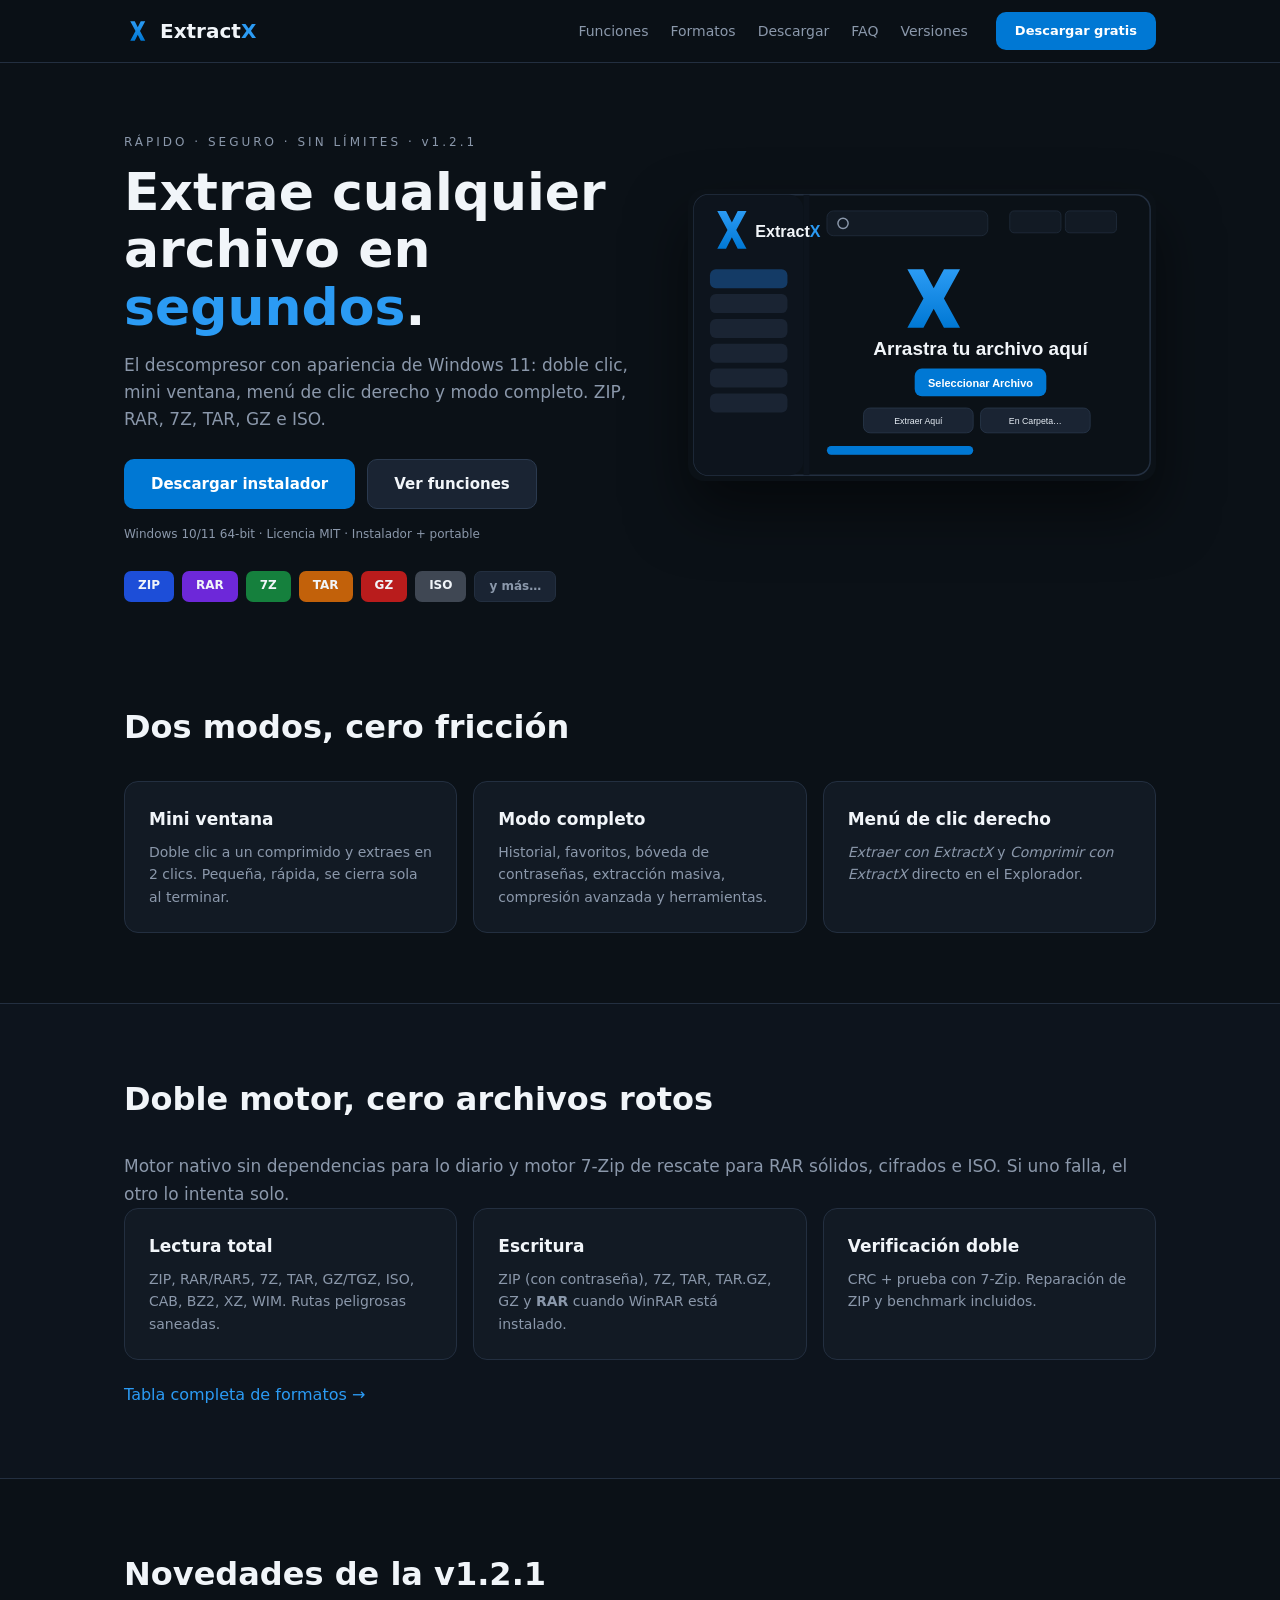
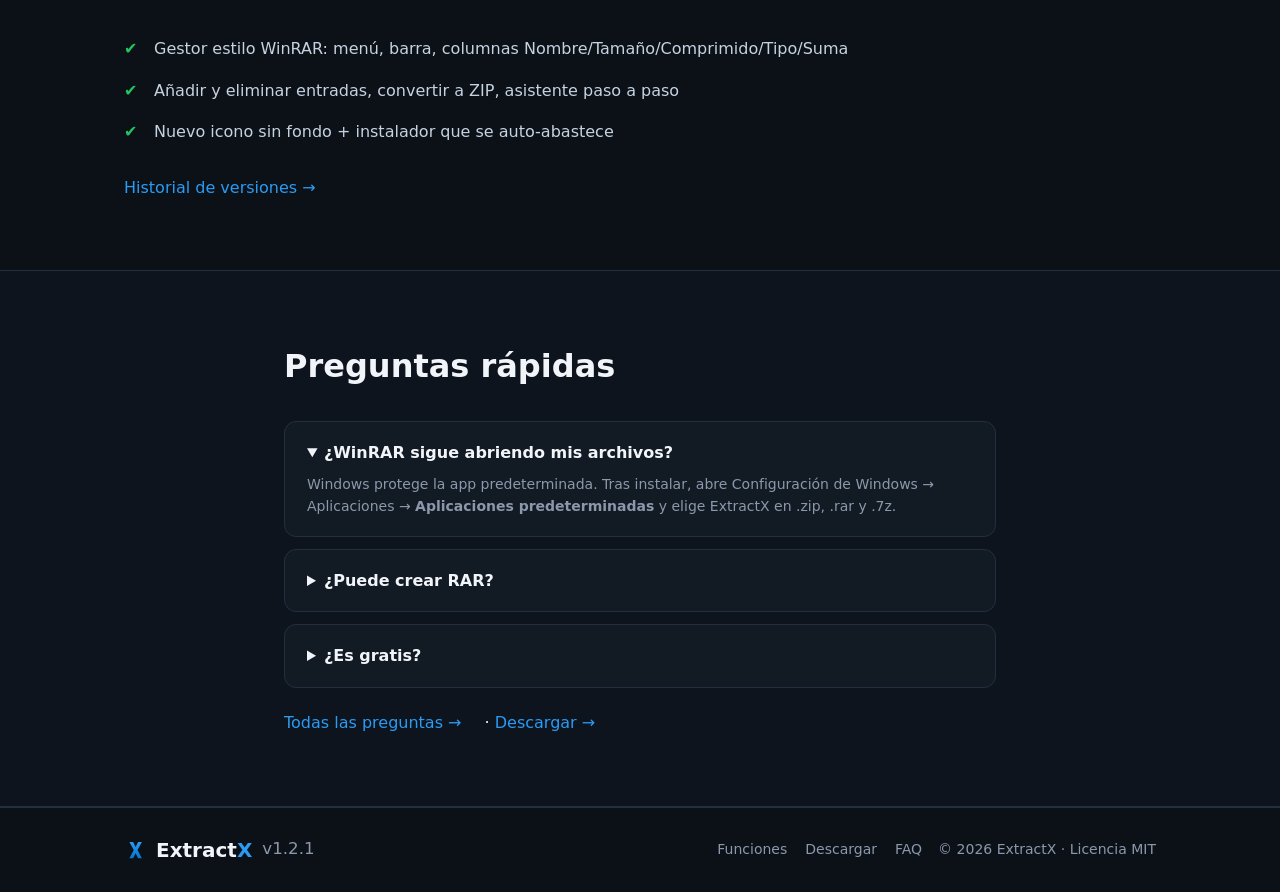
<file: docs/index.html>
<!DOCTYPE html>
<html lang="es">
<head>
<meta charset="UTF-8">
<meta name="viewport" content="width=device-width, initial-scale=1.0">
<title>ExtractX — Extrae cualquier archivo en segundos</title>
<meta name="description" content="Descompresor moderno estilo Windows 11. ZIP, RAR, 7Z, TAR, GZ, ISO. Rápido, seguro y sin límites.">
<link rel="icon" href="assets/favicon.ico">
<link rel="stylesheet" href="styles.css">
</head>
<body>

<header class="topbar">
  <div class="wrap topbar-in">
    <a class="brand" href="index.html"><img src="assets/logo.svg" alt="ExtractX" width="26" height="24"><span>Extract<b>X</b></span></a>
    <button class="nav-toggle" aria-label="Menú">☰</button>
    <nav id="nav">
      <a href="pages/funciones.html">Funciones</a>
      <a href="pages/formatos.html">Formatos</a>
      <a href="pages/descargar.html">Descargar</a>
      <a href="pages/faq.html">FAQ</a>
      <a href="pages/versiones.html">Versiones</a>
    </nav>
    <a class="btn btn-primary btn-sm" href="pages/descargar.html">Descargar gratis</a>
  </div>
</header>

<section class="hero">
  <div class="wrap hero-in">
    <div class="hero-copy">
      <p class="kicker">RÁPIDO · SEGURO · SIN LÍMITES · <span id="latest-ver">v1.2.1</span></p>
      <h1>Extrae cualquier archivo en <span class="accent">segundos</span>.</h1>
      <p class="sub">El descompresor con apariencia de Windows 11: doble clic, mini ventana, menú de clic derecho y modo completo. ZIP, RAR, 7Z, TAR, GZ e ISO.</p>
      <div class="hero-btns">
        <a class="btn btn-primary" href="pages/descargar.html">Descargar instalador</a>
        <a class="btn btn-ghost" href="pages/funciones.html">Ver funciones</a>
      </div>
      <p class="meta">Windows 10/11 64-bit · Licencia MIT · Instalador + portable</p>
    </div>
    <div class="hero-shot">
      <img src="assets/app-mock.svg" alt="Ventana principal de ExtractX" width="640" height="400">
    </div>
  </div>
  <div class="badges wrap">
    <span class="badge b-zip">ZIP</span><span class="badge b-rar">RAR</span><span class="badge b-7z">7Z</span>
    <span class="badge b-tar">TAR</span><span class="badge b-gz">GZ</span><span class="badge b-iso">ISO</span>
    <span class="badge b-more">y más…</span>
  </div>
</section>

<section class="section">
  <div class="wrap">
    <h2 class="reveal">Dos modos, cero fricción</h2>
    <div class="grid">
      <div class="card reveal"><h3>Mini ventana</h3><p>Doble clic a un comprimido y extraes en 2 clics. Pequeña, rápida, se cierra sola al terminar.</p></div>
      <div class="card reveal"><h3>Modo completo</h3><p>Historial, favoritos, bóveda de contraseñas, extracción masiva, compresión avanzada y herramientas.</p></div>
      <div class="card reveal"><h3>Menú de clic derecho</h3><p><i>Extraer con ExtractX</i> y <i>Comprimir con ExtractX</i> directo en el Explorador.</p></div>
    </div>
  </div>
</section>

<section class="section alt">
  <div class="wrap">
    <h2 class="reveal">Doble motor, cero archivos rotos</h2>
    <p class="lead reveal">Motor nativo sin dependencias para lo diario y motor 7-Zip de rescate para RAR sólidos, cifrados e ISO. Si uno falla, el otro lo intenta solo.</p>
    <div class="grid">
      <div class="card reveal"><h3>Lectura total</h3><p>ZIP, RAR/RAR5, 7Z, TAR, GZ/TGZ, ISO, CAB, BZ2, XZ, WIM. Rutas peligrosas saneadas.</p></div>
      <div class="card reveal"><h3>Escritura</h3><p>ZIP (con contraseña), 7Z, TAR, TAR.GZ, GZ y <b>RAR</b> cuando WinRAR está instalado.</p></div>
      <div class="card reveal"><h3>Verificación doble</h3><p>CRC + prueba con 7-Zip. Reparación de ZIP y benchmark incluidos.</p></div>
    </div>
    <p class="more reveal"><a href="pages/formatos.html">Tabla completa de formatos →</a></p>
  </div>
</section>

<section class="section">
  <div class="wrap">
    <h2 class="reveal">Novedades de la v1.2.1</h2>
    <ul class="checklist reveal">
      <li>Gestor estilo WinRAR: menú, barra, columnas Nombre/Tamaño/Comprimido/Tipo/Suma</li>
      <li>Añadir y eliminar entradas, convertir a ZIP, asistente paso a paso</li>
      <li>Nuevo icono sin fondo + instalador que se auto-abastece</li>
    </ul>
    <p class="more reveal"><a href="pages/versiones.html">Historial de versiones →</a></p>
  </div>
</section>

<section class="section alt">
  <div class="wrap narrow">
    <h2 class="reveal">Preguntas rápidas</h2>
    <details class="reveal" open>
      <summary>¿WinRAR sigue abriendo mis archivos?</summary>
      <p>Windows protege la app predeterminada. Tras instalar, abre Configuración de Windows → Aplicaciones → <b>Aplicaciones predeterminadas</b> y elige ExtractX en .zip, .rar y .7z.</p>
    </details>
    <details class="reveal">
      <summary>¿Puede crear RAR?</summary>
      <p>Sí, si tienes WinRAR instalado: ExtractX usa su motor oficial (RAR es propietario). Sin WinRAR, el formato RAR muestra cómo instalarlo.</p>
    </details>
    <details class="reveal">
      <summary>¿Es gratis?</summary>
      <p>Sí, licencia MIT para uso personal y comercial.</p>
    </details>
    <p class="more reveal"><a href="pages/faq.html">Todas las preguntas →</a> · <a href="pages/descargar.html">Descargar →</a></p>
  </div>
</section>

<footer>
  <div class="wrap foot-in">
    <a class="brand" href="index.html"><img src="assets/logo.svg" alt="" width="22" height="20"><span>Extract<b>X</b></span> <small id="foot-ver">v1.2.1</small></a>
    <nav class="foot-nav">
      <a href="pages/funciones.html">Funciones</a><a href="pages/descargar.html">Descargar</a><a href="pages/faq.html">FAQ</a>
    </nav>
    <span>© <span id="year">2026</span> ExtractX · Licencia MIT</span>
  </div>
</footer>
<script src="app.js"></script>
</body>
</html>
</file>
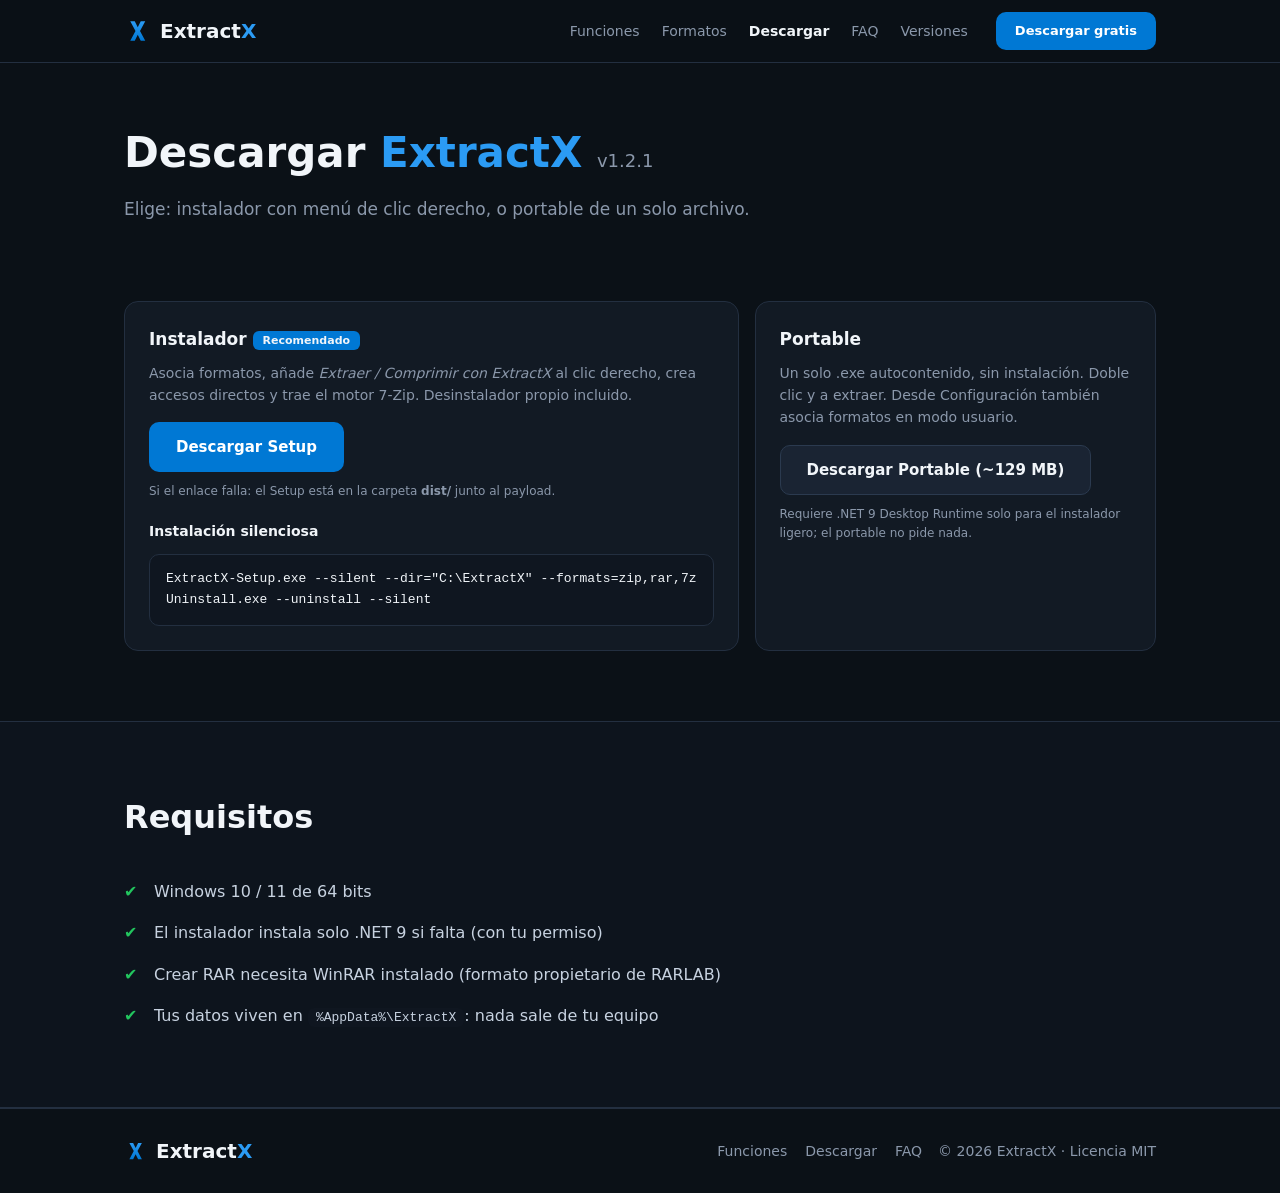
<file: docs/pages/descargar.html>
<!DOCTYPE html>
<html lang="es">
<head>
<meta charset="UTF-8">
<meta name="viewport" content="width=device-width, initial-scale=1.0">
<title>Descargar ExtractX — Instalador y portable</title>
<meta name="description" content="Descarga ExtractX: instalador con menú contextual o portable de un solo exe.">
<link rel="icon" href="../assets/favicon.ico">
<link rel="stylesheet" href="../styles.css">
</head>
<body>
<header class="topbar">
  <div class="wrap topbar-in">
    <a class="brand" href="../index.html"><img src="../assets/logo.svg" alt="ExtractX" width="26" height="24"><span>Extract<b>X</b></span></a>
    <button class="nav-toggle" aria-label="Menú">☰</button>
    <nav id="nav">
      <a href="funciones.html">Funciones</a><a href="formatos.html">Formatos</a>
      <a href="descargar.html" class="active">Descargar</a><a href="faq.html">FAQ</a><a href="versiones.html">Versiones</a>
    </nav>
    <a class="btn btn-primary btn-sm" id="dl-top" href="#opciones">Descargar gratis</a>
  </div>
</header>

<section class="page-hero"><div class="wrap">
  <h1>Descargar <span class="accent">ExtractX</span> <small id="latest-ver">v1.2.1</small></h1>
  <p class="lead">Elige: instalador con menú de clic derecho, o portable de un solo archivo.</p>
</div></section>

<section class="section" id="opciones"><div class="wrap">
  <div class="dl-grid">
    <div class="card dl">
      <h3>Instalador <span class="tag">Recomendado</span></h3>
      <p>Asocia formatos, añade <i>Extraer / Comprimir con ExtractX</i> al clic derecho, crea accesos directos y trae el motor 7-Zip. Desinstalador propio incluido.</p>
      <a class="btn btn-primary" id="dl-setup" href="https://github.com/bddjf00-cell/ExtractX/releases/latest/download/ExtractX-Setup.exe">Descargar Setup</a>
      <small>Si el enlace falla: el Setup está en la carpeta <b>dist/</b> junto al payload.</small>
      <h4>Instalación silenciosa</h4>
      <pre><code>ExtractX-Setup.exe --silent --dir="C:\ExtractX" --formats=zip,rar,7z
Uninstall.exe --uninstall --silent</code></pre>
    </div>
    <div class="card dl">
      <h3>Portable</h3>
      <p>Un solo .exe autocontenido, sin instalación. Doble clic y a extraer. Desde Configuración también asocia formatos en modo usuario.</p>
      <a class="btn btn-ghost" id="dl-portable" href="https://github.com/bddjf00-cell/ExtractX/releases/latest/download/ExtractX-v1.2.1.exe">Descargar Portable (~129 MB)</a>
      <small>Requiere .NET 9 Desktop Runtime solo para el instalador ligero; el portable no pide nada.</small>
    </div>
  </div>
</div></section>

<section class="section alt"><div class="wrap">
  <h2>Requisitos</h2>
  <ul class="checklist">
    <li>Windows 10 / 11 de 64 bits</li>
    <li>El instalador instala solo .NET 9 si falta (con tu permiso)</li>
    <li>Crear RAR necesita WinRAR instalado (formato propietario de RARLAB)</li>
    <li>Tus datos viven en <code>%AppData%\ExtractX</code>: nada sale de tu equipo</li>
  </ul>
</div></section>

<footer>
  <div class="wrap foot-in">
    <a class="brand" href="../index.html"><img src="../assets/logo.svg" alt="" width="22" height="20"><span>Extract<b>X</b></span></a>
    <nav class="foot-nav"><a href="funciones.html">Funciones</a><a href="descargar.html">Descargar</a><a href="faq.html">FAQ</a></nav>
    <span>© <span id="year">2026</span> ExtractX · Licencia MIT</span>
  </div>
</footer>
<script src="../app.js"></script>
</body>
</html>
</file>
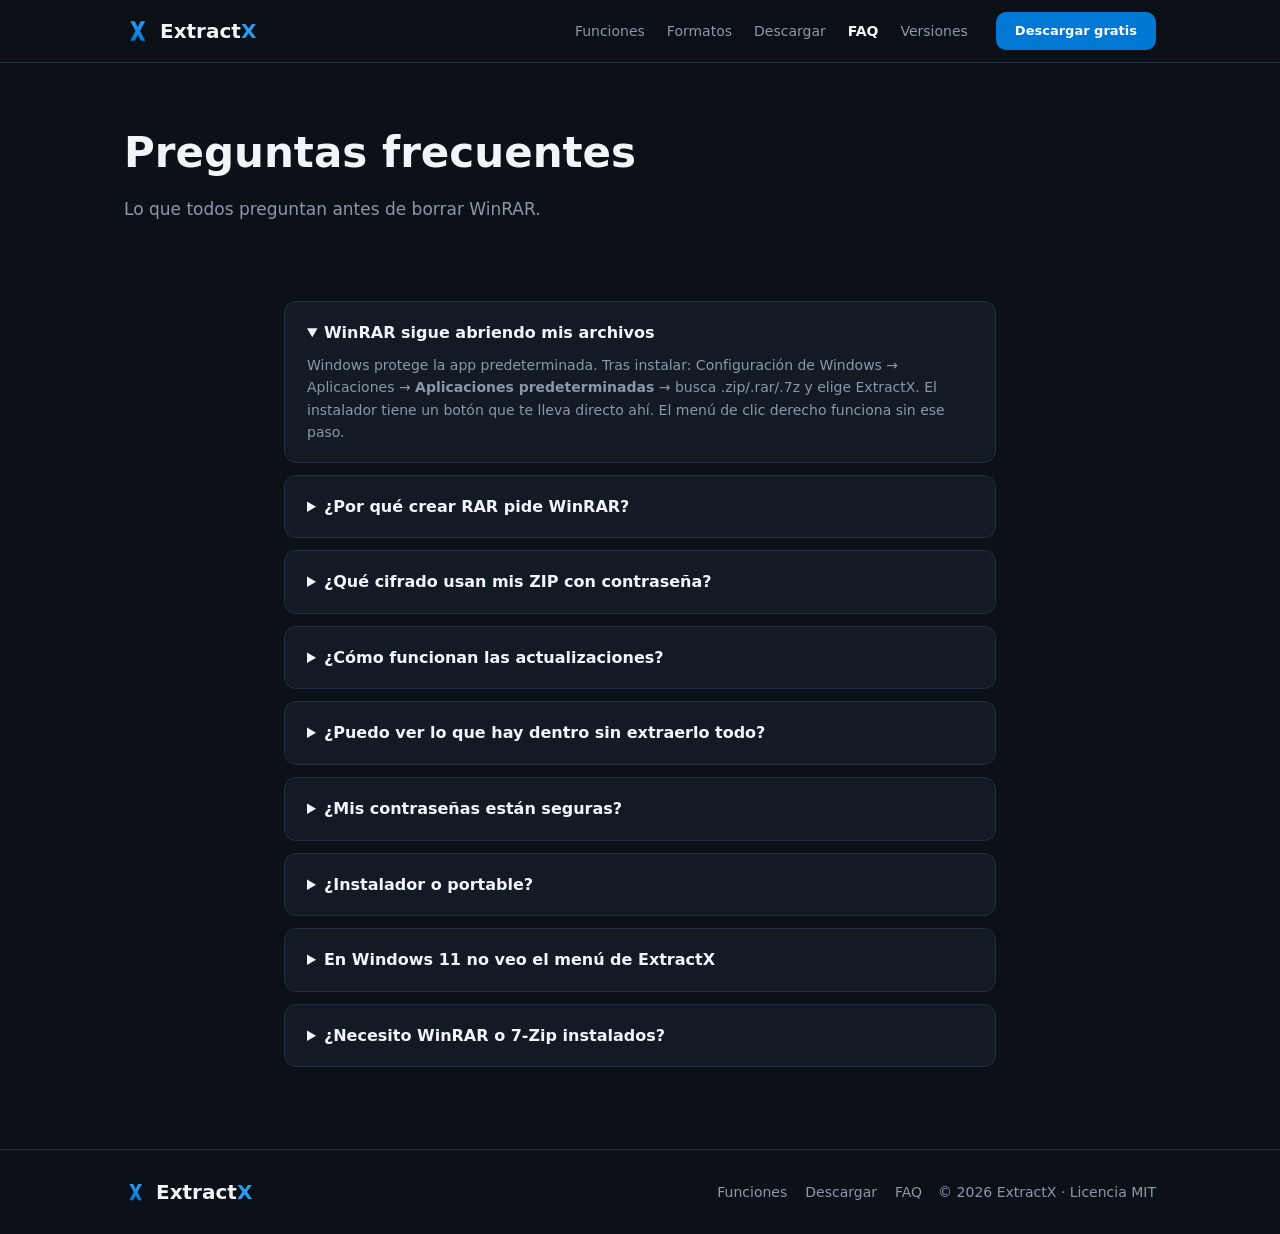
<file: docs/pages/faq.html>
<!DOCTYPE html>
<html lang="es">
<head>
<meta charset="UTF-8">
<meta name="viewport" content="width=device-width, initial-scale=1.0">
<title>FAQ de ExtractX — Preguntas frecuentes</title>
<meta name="description" content="WinRAR, RAR, contraseñas, actualizaciones y privacidad.">
<link rel="icon" href="../assets/favicon.ico">
<link rel="stylesheet" href="../styles.css">
</head>
<body>
<header class="topbar">
  <div class="wrap topbar-in">
    <a class="brand" href="../index.html"><img src="../assets/logo.svg" alt="ExtractX" width="26" height="24"><span>Extract<b>X</b></span></a>
    <button class="nav-toggle" aria-label="Menú">☰</button>
    <nav id="nav">
      <a href="funciones.html">Funciones</a><a href="formatos.html">Formatos</a>
      <a href="descargar.html">Descargar</a><a href="faq.html" class="active">FAQ</a><a href="versiones.html">Versiones</a>
    </nav>
    <a class="btn btn-primary btn-sm" href="descargar.html">Descargar gratis</a>
  </div>
</header>

<section class="page-hero"><div class="wrap">
  <h1>Preguntas frecuentes</h1>
  <p class="lead">Lo que todos preguntan antes de borrar WinRAR.</p>
</div></section>

<section class="section"><div class="wrap narrow">
  <details open>
    <summary>WinRAR sigue abriendo mis archivos</summary>
    <p>Windows protege la app predeterminada. Tras instalar: Configuración de Windows → Aplicaciones → <b>Aplicaciones predeterminadas</b> → busca .zip/.rar/.7z y elige ExtractX. El instalador tiene un botón que te lleva directo ahí. El menú de clic derecho funciona sin ese paso.</p>
  </details>
  <details>
    <summary>¿Por qué crear RAR pide WinRAR?</summary>
    <p>RAR es un formato propietario de RARLAB: solo su programa puede crearlo legalmente. ExtractX lo usa automáticamente si lo detecta; si no, te dice dónde conseguirlo. Abrir RAR no necesita nada.</p>
  </details>
  <details>
    <summary>¿Qué cifrado usan mis ZIP con contraseña?</summary>
    <p>Si se comprimieron con el motor 7-Zip: AES-256. Con el motor nativo: ZipCrypto clásico (compatible con todo, menos fuerte). Los 7Z y RAR siempre usan AES-256.</p>
  </details>
  <details>
    <summary>¿Cómo funcionan las actualizaciones?</summary>
    <p>Al arrancar, ExtractX consulta el último Release en GitHub. Si hay versión nueva, muestra las notas y descarga el instalador (o el parche si existe) para instalarlo en silencioso. Puedes omitir versiones.</p>
  </details>
  <details>
    <summary>¿Puedo ver lo que hay dentro sin extraerlo todo?</summary>
    <p>Sí. En <i>Extraer Archivo</i> tienes un explorador: entra en carpetas con doble clic, abre cualquier fichero (se extrae a temporal y se lanza con su programa), filtra por nombre o extrae solo la selección.</p>
  </details>
  <details>
    <summary>¿Mis contraseñas están seguras?</summary>
    <p>Se guardan solo en tu equipo (<code>%AppData%\ExtractX</code>). El token de GitHub, si lo usas, vive en un archivo aparte y jamás va en el código.</p>
  </details>
  <details>
    <summary>¿Instalador o portable?</summary>
    <p>Instalador si quieres menú contextual, doble clic y actualizaciones limpias. Portable si lo llevas en un USB o no puedes instalar nada.</p>
  </details>
  <details>
    <summary>En Windows 11 no veo el menú de ExtractX</summary>
    <p>Windows 11 muestra un menú recortado: pulsa <b>Mostrar más opciones</b> (Shift + clic derecho) y ahí están <i>Extraer / Comprimir con ExtractX</i>.</p>
  </details>
  <details>
    <summary>¿Necesito WinRAR o 7-Zip instalados?</summary>
    <p>No, salvo que quieras <i>crear</i> RAR. ExtractX trae motor propio y descarga el de 7-Zip solo cuando lo necesita.</p>
  </details>
</div></section>

<footer>
  <div class="wrap foot-in">
    <a class="brand" href="../index.html"><img src="../assets/logo.svg" alt="" width="22" height="20"><span>Extract<b>X</b></span></a>
    <nav class="foot-nav"><a href="funciones.html">Funciones</a><a href="descargar.html">Descargar</a><a href="faq.html">FAQ</a></nav>
    <span>© <span id="year">2026</span> ExtractX · Licencia MIT</span>
  </div>
</footer>
<script src="../app.js"></script>
</body>
</html>
</file>
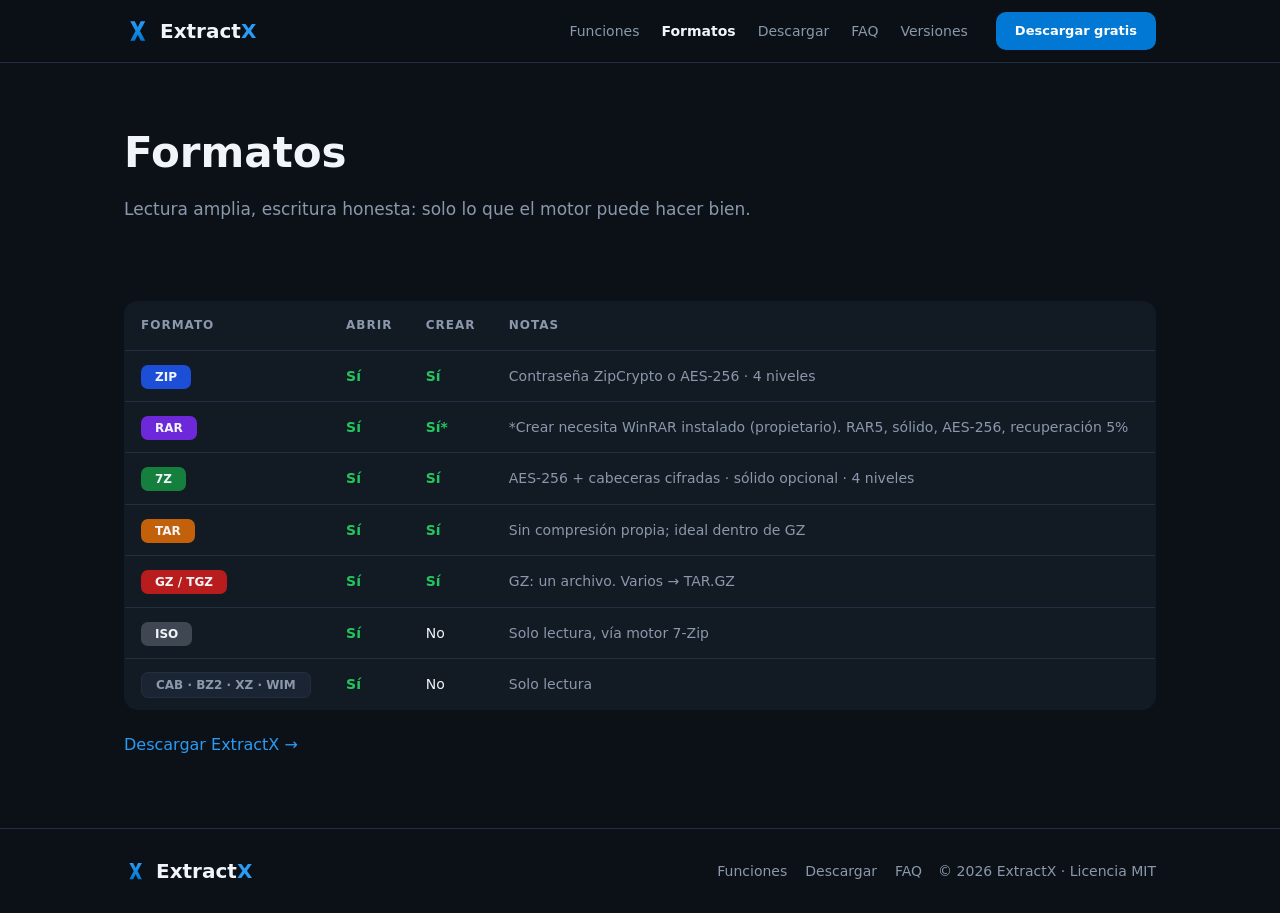
<file: docs/pages/formatos.html>
<!DOCTYPE html>
<html lang="es">
<head>
<meta charset="UTF-8">
<meta name="viewport" content="width=device-width, initial-scale=1.0">
<title>Formatos soportados por ExtractX</title>
<meta name="description" content="Qué abre y qué crea ExtractX: ZIP, RAR, 7Z, TAR, GZ, ISO y más.">
<link rel="icon" href="../assets/favicon.ico">
<link rel="stylesheet" href="../styles.css">
</head>
<body>
<header class="topbar">
  <div class="wrap topbar-in">
    <a class="brand" href="../index.html"><img src="../assets/logo.svg" alt="ExtractX" width="26" height="24"><span>Extract<b>X</b></span></a>
    <button class="nav-toggle" aria-label="Menú">☰</button>
    <nav id="nav">
      <a href="funciones.html">Funciones</a><a href="formatos.html" class="active">Formatos</a>
      <a href="descargar.html">Descargar</a><a href="faq.html">FAQ</a><a href="versiones.html">Versiones</a>
    </nav>
    <a class="btn btn-primary btn-sm" href="descargar.html">Descargar gratis</a>
  </div>
</header>

<section class="page-hero"><div class="wrap">
  <h1>Formatos</h1>
  <p class="lead">Lectura amplia, escritura honesta: solo lo que el motor puede hacer bien.</p>
</div></section>

<section class="section"><div class="wrap">
  <table class="ftable">
    <thead><tr><th>Formato</th><th>Abrir</th><th>Crear</th><th>Notas</th></tr></thead>
    <tbody>
      <tr><td><span class="badge b-zip">ZIP</span></td><td class="yes">Sí</td><td class="yes">Sí</td><td>Contraseña ZipCrypto o AES-256 · 4 niveles</td></tr>
      <tr><td><span class="badge b-rar">RAR</span></td><td class="yes">Sí</td><td class="yes">Sí*</td><td>*Crear necesita WinRAR instalado (propietario). RAR5, sólido, AES-256, recuperación 5%</td></tr>
      <tr><td><span class="badge b-7z">7Z</span></td><td class="yes">Sí</td><td class="yes">Sí</td><td>AES-256 + cabeceras cifradas · sólido opcional · 4 niveles</td></tr>
      <tr><td><span class="badge b-tar">TAR</span></td><td class="yes">Sí</td><td class="yes">Sí</td><td>Sin compresión propia; ideal dentro de GZ</td></tr>
      <tr><td><span class="badge b-gz">GZ / TGZ</span></td><td class="yes">Sí</td><td class="yes">Sí</td><td>GZ: un archivo. Varios → TAR.GZ</td></tr>
      <tr><td><span class="badge b-iso">ISO</span></td><td class="yes">Sí</td><td>No</td><td>Solo lectura, vía motor 7-Zip</td></tr>
      <tr><td><span class="badge b-more">CAB · BZ2 · XZ · WIM</span></td><td class="yes">Sí</td><td>No</td><td>Solo lectura</td></tr>
    </tbody>
  </table>
  <p class="more"><a href="descargar.html">Descargar ExtractX →</a></p>
</div></section>

<footer>
  <div class="wrap foot-in">
    <a class="brand" href="../index.html"><img src="../assets/logo.svg" alt="" width="22" height="20"><span>Extract<b>X</b></span></a>
    <nav class="foot-nav"><a href="funciones.html">Funciones</a><a href="descargar.html">Descargar</a><a href="faq.html">FAQ</a></nav>
    <span>© <span id="year">2026</span> ExtractX · Licencia MIT</span>
  </div>
</footer>
<script src="../app.js"></script>
</body>
</html>
</file>
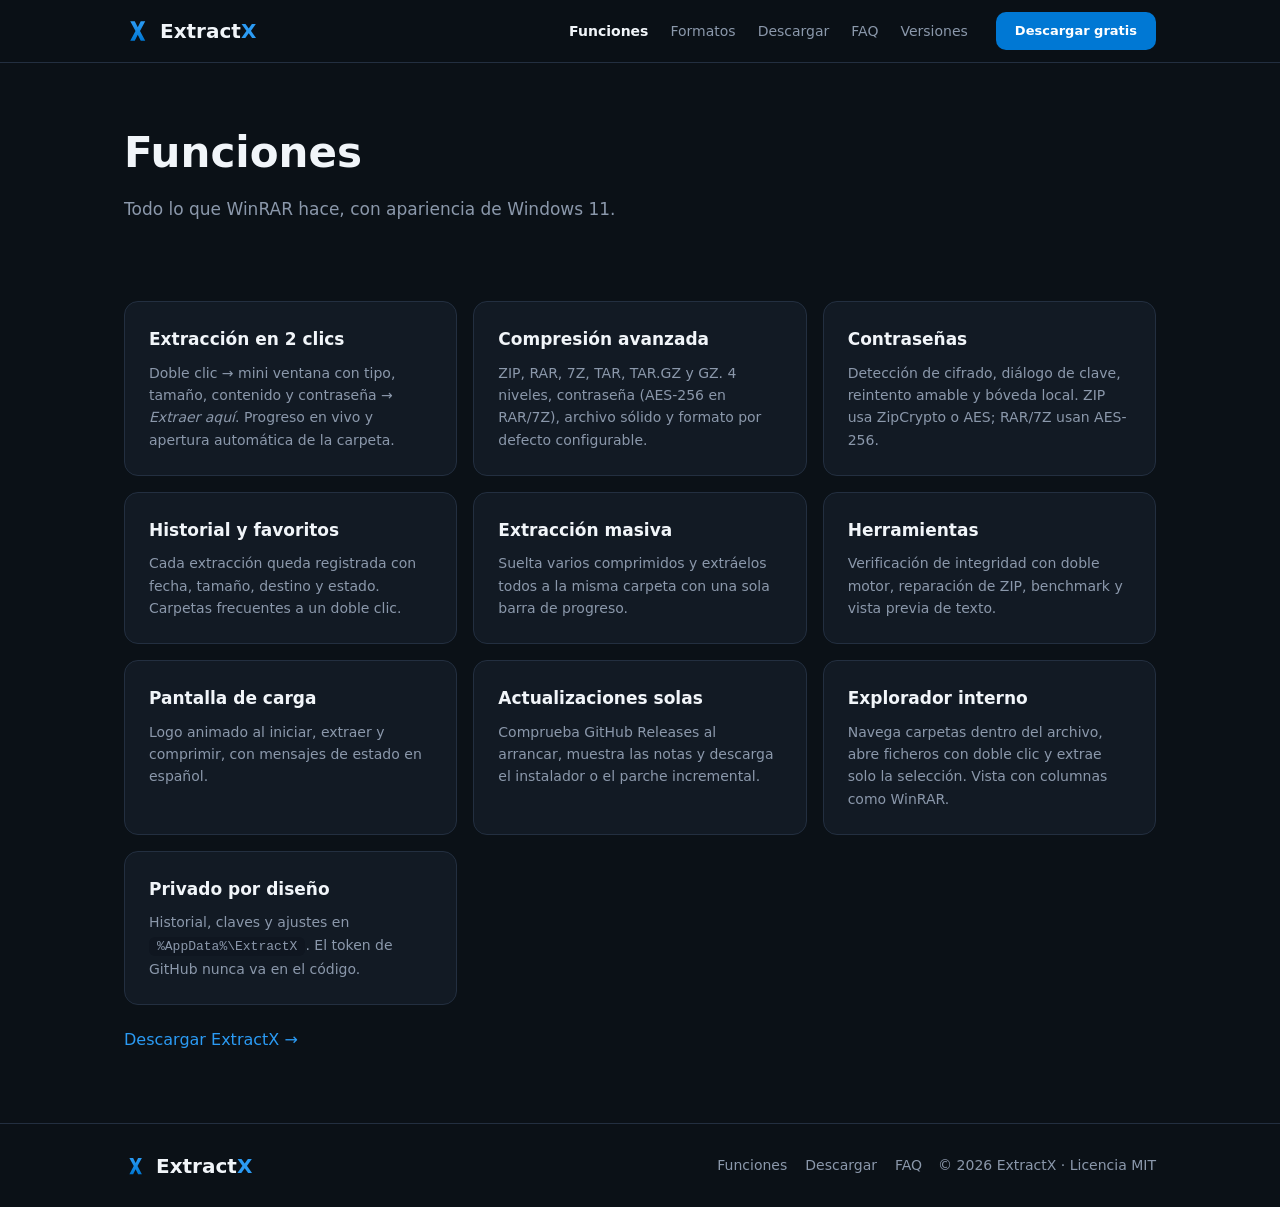
<file: docs/pages/funciones.html>
<!DOCTYPE html>
<html lang="es">
<head>
<meta charset="UTF-8">
<meta name="viewport" content="width=device-width, initial-scale=1.0">
<title>Funciones de ExtractX — Todo lo que hace</title>
<meta name="description" content="Extracción, compresión, contraseñas, historial, herramientas y actualizaciones.">
<link rel="icon" href="../assets/favicon.ico">
<link rel="stylesheet" href="../styles.css">
</head>
<body>
<header class="topbar">
  <div class="wrap topbar-in">
    <a class="brand" href="../index.html"><img src="../assets/logo.svg" alt="ExtractX" width="26" height="24"><span>Extract<b>X</b></span></a>
    <button class="nav-toggle" aria-label="Menú">☰</button>
    <nav id="nav">
      <a href="funciones.html" class="active">Funciones</a><a href="formatos.html">Formatos</a>
      <a href="descargar.html">Descargar</a><a href="faq.html">FAQ</a><a href="versiones.html">Versiones</a>
    </nav>
    <a class="btn btn-primary btn-sm" href="descargar.html">Descargar gratis</a>
  </div>
</header>

<section class="page-hero"><div class="wrap">
  <h1>Funciones</h1>
  <p class="lead">Todo lo que WinRAR hace, con apariencia de Windows 11.</p>
</div></section>

<section class="section"><div class="wrap">
  <div class="grid">
    <div class="card"><h3>Extracción en 2 clics</h3><p>Doble clic → mini ventana con tipo, tamaño, contenido y contraseña → <i>Extraer aquí</i>. Progreso en vivo y apertura automática de la carpeta.</p></div>
    <div class="card"><h3>Compresión avanzada</h3><p>ZIP, RAR, 7Z, TAR, TAR.GZ y GZ. 4 niveles, contraseña (AES-256 en RAR/7Z), archivo sólido y formato por defecto configurable.</p></div>
    <div class="card"><h3>Contraseñas</h3><p>Detección de cifrado, diálogo de clave, reintento amable y bóveda local. ZIP usa ZipCrypto o AES; RAR/7Z usan AES-256.</p></div>
    <div class="card"><h3>Historial y favoritos</h3><p>Cada extracción queda registrada con fecha, tamaño, destino y estado. Carpetas frecuentes a un doble clic.</p></div>
    <div class="card"><h3>Extracción masiva</h3><p>Suelta varios comprimidos y extráelos todos a la misma carpeta con una sola barra de progreso.</p></div>
    <div class="card"><h3>Herramientas</h3><p>Verificación de integridad con doble motor, reparación de ZIP, benchmark y vista previa de texto.</p></div>
    <div class="card"><h3>Pantalla de carga</h3><p>Logo animado al iniciar, extraer y comprimir, con mensajes de estado en español.</p></div>
    <div class="card"><h3>Actualizaciones solas</h3><p>Comprueba GitHub Releases al arrancar, muestra las notas y descarga el instalador o el parche incremental.</p></div>
    <div class="card"><h3>Explorador interno</h3><p>Navega carpetas dentro del archivo, abre ficheros con doble clic y extrae solo la selección. Vista con columnas como WinRAR.</p></div>
    <div class="card"><h3>Privado por diseño</h3><p>Historial, claves y ajustes en <code>%AppData%\ExtractX</code>. El token de GitHub nunca va en el código.</p></div>
  </div>
  <p class="more"><a href="descargar.html">Descargar ExtractX →</a></p>
</div></section>

<footer>
  <div class="wrap foot-in">
    <a class="brand" href="../index.html"><img src="../assets/logo.svg" alt="" width="22" height="20"><span>Extract<b>X</b></span></a>
    <nav class="foot-nav"><a href="funciones.html">Funciones</a><a href="descargar.html">Descargar</a><a href="faq.html">FAQ</a></nav>
    <span>© <span id="year">2026</span> ExtractX · Licencia MIT</span>
  </div>
</footer>
<script src="../app.js"></script>
</body>
</html>
</file>
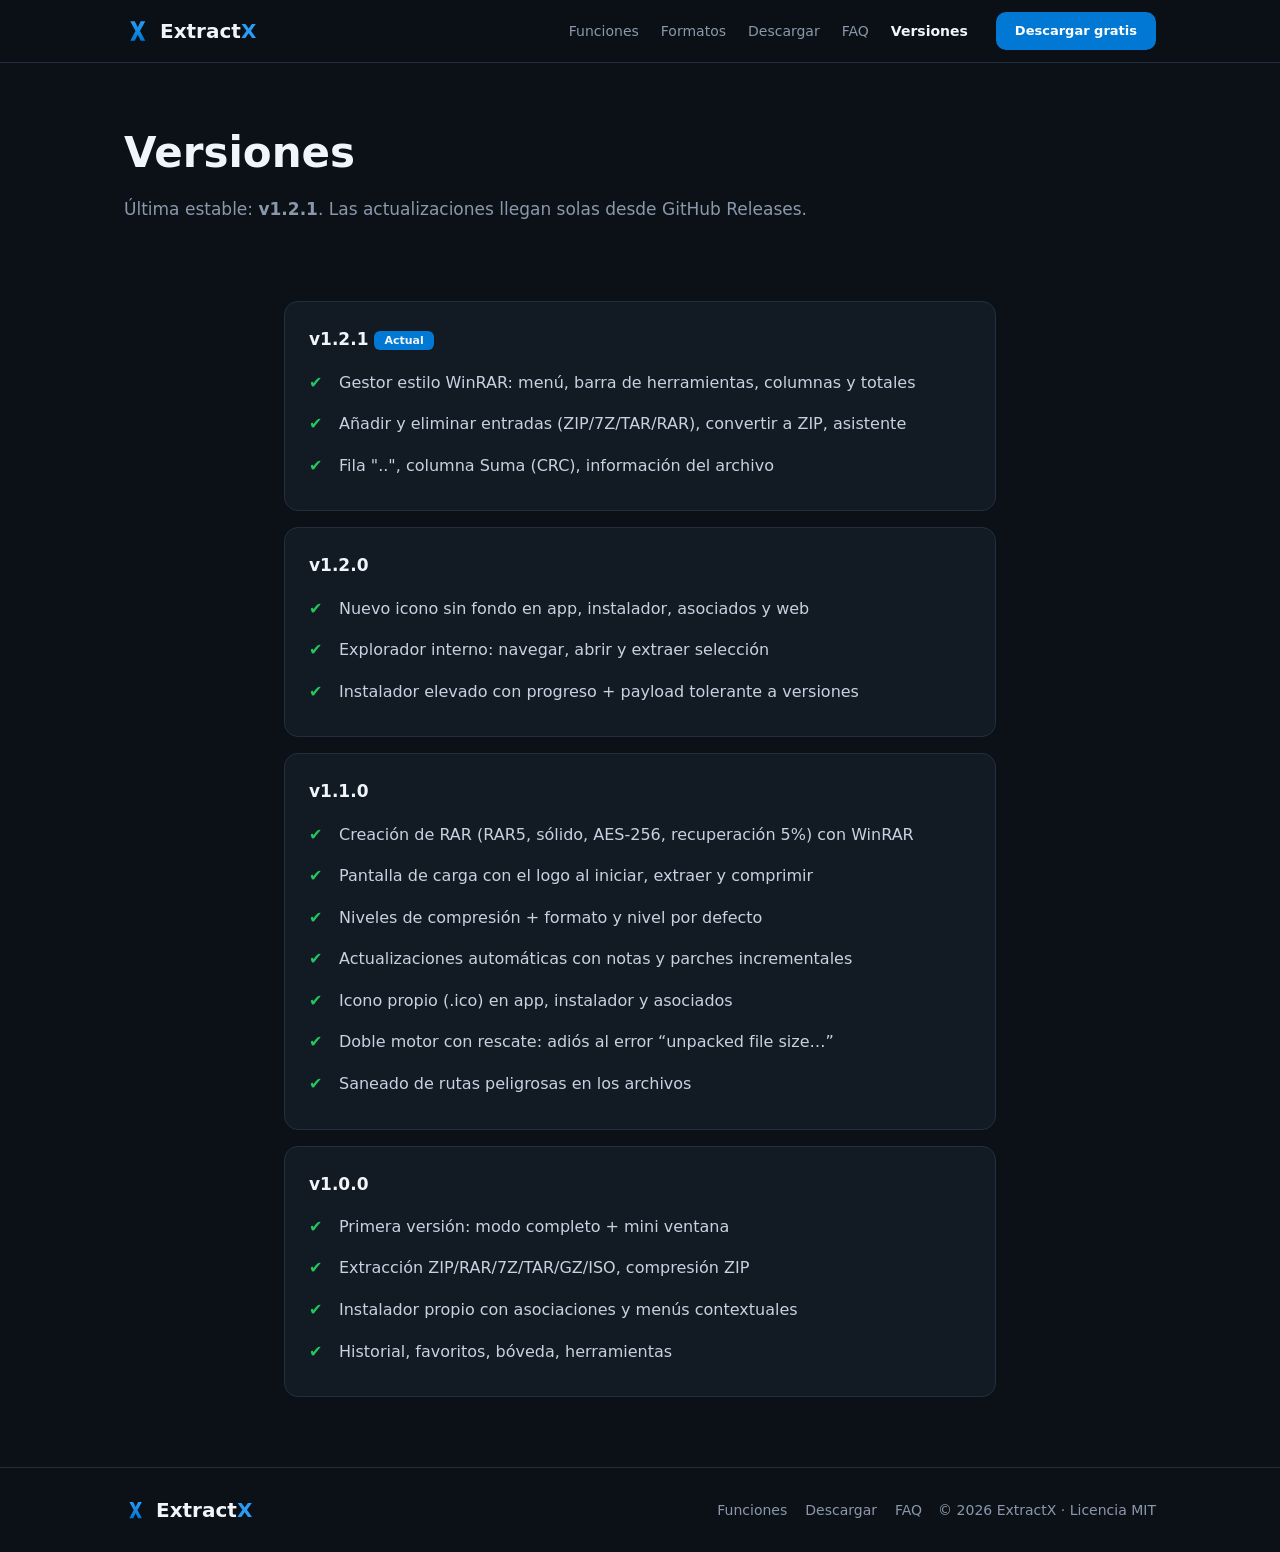
<file: docs/pages/versiones.html>
<!DOCTYPE html>
<html lang="es">
<head>
<meta charset="UTF-8">
<meta name="viewport" content="width=device-width, initial-scale=1.0">
<title>Versiones de ExtractX — Historial de cambios</title>
<meta name="description" content="Qué trae cada versión de ExtractX.">
<link rel="icon" href="../assets/favicon.ico">
<link rel="stylesheet" href="../styles.css">
</head>
<body>
<header class="topbar">
  <div class="wrap topbar-in">
    <a class="brand" href="../index.html"><img src="../assets/logo.svg" alt="ExtractX" width="26" height="24"><span>Extract<b>X</b></span></a>
    <button class="nav-toggle" aria-label="Menú">☰</button>
    <nav id="nav">
      <a href="funciones.html">Funciones</a><a href="formatos.html">Formatos</a>
      <a href="descargar.html">Descargar</a><a href="faq.html">FAQ</a><a href="versiones.html" class="active">Versiones</a>
    </nav>
    <a class="btn btn-primary btn-sm" href="descargar.html">Descargar gratis</a>
  </div>
</header>

<section class="page-hero"><div class="wrap">
  <h1>Versiones</h1>
  <p class="lead">Última estable: <b id="latest-ver">v1.2.1</b>. Las actualizaciones llegan solas desde GitHub Releases.</p>
</div></section>

<section class="section"><div class="wrap narrow">
  <div class="card">
    <h3>v1.2.1 <span class="tag">Actual</span></h3>
    <ul class="checklist">
      <li>Gestor estilo WinRAR: menú, barra de herramientas, columnas y totales</li>
      <li>Añadir y eliminar entradas (ZIP/7Z/TAR/RAR), convertir a ZIP, asistente</li>
      <li>Fila "..", columna Suma (CRC), información del archivo</li>
    </ul>
  </div>
  <div class="card" style="margin-top:16px">
    <h3>v1.2.0</h3>
    <ul class="checklist">
      <li>Nuevo icono sin fondo en app, instalador, asociados y web</li>
      <li>Explorador interno: navegar, abrir y extraer selección</li>
      <li>Instalador elevado con progreso + payload tolerante a versiones</li>
    </ul>
  </div>
  <div class="card" style="margin-top:16px">
    <h3>v1.1.0</h3>
    <ul class="checklist">
      <li>Creación de RAR (RAR5, sólido, AES-256, recuperación 5%) con WinRAR</li>
      <li>Pantalla de carga con el logo al iniciar, extraer y comprimir</li>
      <li>Niveles de compresión + formato y nivel por defecto</li>
      <li>Actualizaciones automáticas con notas y parches incrementales</li>
      <li>Icono propio (.ico) en app, instalador y asociados</li>
      <li>Doble motor con rescate: adiós al error “unpacked file size…”</li>
      <li>Saneado de rutas peligrosas en los archivos</li>
    </ul>
  </div>
  <div class="card" style="margin-top:16px">
    <h3>v1.0.0</h3>
    <ul class="checklist">
      <li>Primera versión: modo completo + mini ventana</li>
      <li>Extracción ZIP/RAR/7Z/TAR/GZ/ISO, compresión ZIP</li>
      <li>Instalador propio con asociaciones y menús contextuales</li>
      <li>Historial, favoritos, bóveda, herramientas</li>
    </ul>
  </div>
</div></section>

<footer>
  <div class="wrap foot-in">
    <a class="brand" href="../index.html"><img src="../assets/logo.svg" alt="" width="22" height="20"><span>Extract<b>X</b></span></a>
    <nav class="foot-nav"><a href="funciones.html">Funciones</a><a href="descargar.html">Descargar</a><a href="faq.html">FAQ</a></nav>
    <span>© <span id="year">2026</span> ExtractX · Licencia MIT</span>
  </div>
</footer>
<script src="../app.js"></script>
</body>
</html>
</file>
<file: docs/styles.css>
:root {
  --bg: #0b1117; --panel: #0d141d; --card: #121a24; --line: #232f40;
  --text: #f1f5f9; --muted: #8b98ab; --accent: #0078d4; --accent2: #2b9bf4; --green: #22c55e;
}
* { box-sizing: border-box; margin: 0; padding: 0; }
body { background: var(--bg); color: var(--text); font-family: "Segoe UI", system-ui, sans-serif; line-height: 1.6; }
.wrap { max-width: 1080px; margin: 0 auto; padding: 0 24px; }
.accent { color: var(--accent2); }

/* Logo X con CSS puro */
.xlogo { display: inline-block; width: 44px; height: 40px; position: relative; }
.xlogo::before, .xlogo::after {
  content: ""; position: absolute; top: 0; width: 16px; height: 40px;
  background: linear-gradient(180deg, var(--accent2), var(--accent));
  border-radius: 3px;
}
.xlogo::before { left: 2px; transform: skewX(-24deg); }
.xlogo::after { right: 2px; transform: skewX(24deg); }
.xlogo-sm { width: 26px; height: 24px; }
.xlogo-sm::before, .xlogo-sm::after { width: 10px; height: 24px; }

.topbar { position: sticky; top: 0; background: rgba(11,17,23,.9); backdrop-filter: blur(10px); border-bottom: 1px solid var(--line); z-index: 10; }
.topbar-in { display: flex; align-items: center; gap: 28px; height: 62px; }
.brand { display: flex; align-items: center; gap: 10px; color: var(--text); text-decoration: none; font-size: 20px; font-weight: 700; }
.brand b { color: var(--accent2); }
nav { display: flex; gap: 22px; margin-left: auto; }
nav a { color: var(--muted); text-decoration: none; font-size: 14px; }
nav a:hover { color: var(--text); }

.btn { display: inline-block; padding: 12px 26px; border-radius: 10px; font-weight: 600; font-size: 15px; text-decoration: none; cursor: pointer; border: 1px solid transparent; }
.btn-primary { background: var(--accent); color: #fff; }
.btn-primary:hover { background: #1c8adb; }
.btn-ghost { background: #1a2433; color: var(--text); border-color: #2b3a4f; }
.btn-ghost:hover { background: #223145; }
.btn-sm { padding: 8px 18px; font-size: 13px; }

.hero { padding: 70px 0 30px; }
.hero-in { display: grid; grid-template-columns: 1.1fr 1fr; gap: 50px; align-items: center; }
.kicker { color: var(--muted); letter-spacing: 3px; font-size: 12px; margin-bottom: 12px; }
.hero h1 { font-size: 52px; line-height: 1.1; font-weight: 800; }
.hero .sub { color: var(--muted); font-size: 17px; margin: 16px 0 26px; }
.hero-btns { display: flex; gap: 12px; }
.meta { color: var(--muted); font-size: 12px; margin-top: 16px; }

.shot-window { background: var(--panel); border: 1px solid var(--line); border-radius: 16px; overflow: hidden; box-shadow: 0 30px 60px rgba(0,0,0,.5); }
.shot-bar { display: flex; gap: 6px; padding: 12px 16px; border-bottom: 1px solid var(--line); }
.shot-bar span { width: 10px; height: 10px; border-radius: 50%; background: #2b3a4f; }
.shot-body { display: grid; grid-template-columns: 130px 1fr; min-height: 260px; }
.shot-side { border-right: 1px solid var(--line); padding: 16px 12px; display: flex; flex-direction: column; gap: 10px; }
.shot-side i { display: block; height: 22px; border-radius: 6px; background: #1a2433; }
.shot-side i.on { background: #143b66; }
.shot-main { padding: 22px; }
.shot-drop { border: 1px dashed #2b6cb0; border-radius: 12px; padding: 26px; text-align: center; background: #0f1620; }
.shot-x { font-size: 40px; font-weight: 800; color: var(--accent2); }
.shot-drop b { display: block; margin: 6px 0 12px; font-size: 14px; }
.shot-btn { display: inline-block; background: var(--accent); border-radius: 8px; padding: 8px 20px; font-size: 13px; font-weight: 600; }
.shot-row { display: grid; grid-template-columns: 1.3fr 1fr; gap: 10px; margin-top: 12px; }
.shot-row i { display: block; height: 64px; border-radius: 10px; background: var(--card); border: 1px solid var(--line); }

.badges { display: flex; gap: 8px; flex-wrap: wrap; padding-top: 26px; }
.badge { padding: 5px 14px; border-radius: 7px; font-size: 12px; font-weight: 700; }
.b-zip { background: #1d4ed8; } .b-rar { background: #6d28d9; } .b-7z { background: #15803d; }
.b-tar { background: #c2610a; } .b-gz { background: #b91c1c; } .b-iso { background: #3f4753; }
.b-more { background: #1a2433; color: var(--muted); border: 1px solid var(--line); }

.section { padding: 70px 0; }
.section.alt { background: var(--panel); border-top: 1px solid var(--line); border-bottom: 1px solid var(--line); }
.section h2 { font-size: 32px; font-weight: 800; margin-bottom: 28px; }
.grid { display: grid; grid-template-columns: repeat(3, 1fr); gap: 16px; }
.card { background: var(--card); border: 1px solid var(--line); border-radius: 14px; padding: 24px; }
.card h3 { font-size: 17px; margin-bottom: 8px; }
.card p { color: var(--muted); font-size: 14px; }
.tag { background: var(--accent); font-size: 11px; padding: 3px 10px; border-radius: 6px; vertical-align: middle; }

.formats { display: grid; grid-template-columns: repeat(4, 1fr); gap: 12px; }
.formats div { background: var(--card); border: 1px solid var(--line); border-radius: 12px; padding: 18px; }
.formats b { display: block; font-size: 18px; }
.formats span { color: var(--muted); font-size: 13px; }

.dl-grid { display: grid; grid-template-columns: 1fr 1fr; gap: 16px; }
.dl .btn { margin-top: 16px; }
.dl small { display: block; color: var(--muted); margin-top: 10px; font-size: 12px; }

details { background: var(--card); border: 1px solid var(--line); border-radius: 12px; padding: 18px 22px; margin-bottom: 12px; }
summary { cursor: pointer; font-weight: 600; }
details p { color: var(--muted); margin-top: 8px; font-size: 14px; }
code { background: #0f1620; padding: 2px 8px; border-radius: 6px; font-size: 13px; }

.brand img { display: block; }
nav a.active { color: var(--text); font-weight: 600; }
.nav-toggle { display: none; background: none; border: 1px solid var(--line); color: var(--text); border-radius: 8px; padding: 6px 12px; font-size: 16px; cursor: pointer; margin-left: auto; }

.page-hero { padding: 56px 0 8px; }
.page-hero h1 { font-size: 42px; font-weight: 800; }
.page-hero h1 small { font-size: 18px; color: var(--muted); font-weight: 400; }
.lead { color: var(--muted); font-size: 17px; margin-top: 10px; }
.narrow { max-width: 760px; }
.more { margin-top: 22px; }
.more a { color: var(--accent2); text-decoration: none; margin-right: 18px; }
.more a:hover { text-decoration: underline; }

.checklist { list-style: none; }
.checklist li { padding: 8px 0 8px 30px; position: relative; color: #c7d2e0; }
.checklist li::before { content: "✔"; position: absolute; left: 0; color: var(--green); font-weight: 700; }

.ftable { width: 100%; border-collapse: collapse; background: var(--card); border: 1px solid var(--line); border-radius: 14px; overflow: hidden; font-size: 14px; }
.ftable th, .ftable td { padding: 14px 16px; text-align: left; border-bottom: 1px solid var(--line); }
.ftable th { color: var(--muted); font-size: 12px; text-transform: uppercase; letter-spacing: 1px; }
.ftable tr:last-child td { border-bottom: none; }
.ftable .yes { color: var(--green); font-weight: 700; }
.ftable td:last-child { color: var(--muted); }

pre { background: #0f1620; border: 1px solid var(--line); border-radius: 10px; padding: 14px 16px; margin-top: 12px; overflow-x: auto; }
pre code { background: none; padding: 0; }
.dl h4 { margin-top: 18px; font-size: 14px; }

.reveal { opacity: 0; transform: translateY(18px); transition: opacity .6s ease, transform .6s ease; }
.reveal.in { opacity: 1; transform: none; }

.hero-shot img { width: 100%; height: auto; border-radius: 16px; box-shadow: 0 30px 60px rgba(0,0,0,.5); }

footer { border-top: 1px solid var(--line); padding: 26px 0; color: var(--muted); font-size: 14px; }
.foot-in { display: flex; justify-content: space-between; align-items: center; gap: 16px; flex-wrap: wrap; }
.foot-in small { color: var(--muted); font-weight: 400; }
.foot-nav { display: flex; gap: 18px; }
.foot-nav a { color: var(--muted); text-decoration: none; }
.foot-nav a:hover { color: var(--text); }

@media (max-width: 860px) {
  .hero-in, .grid, .dl-grid, .formats { grid-template-columns: 1fr; }
  .hero h1 { font-size: 36px; }
  .page-hero h1 { font-size: 30px; }
  .nav-toggle { display: block; }
  nav#nav { display: none; position: absolute; top: 62px; left: 0; right: 0; background: var(--panel); border-bottom: 1px solid var(--line); flex-direction: column; padding: 12px 24px 18px; gap: 12px; margin: 0; }
  nav#nav.open { display: flex; }
  .topbar-in { gap: 14px; }
  .topbar .btn { margin-left: 0; }
  .ftable { font-size: 12px; }
  .ftable th, .ftable td { padding: 10px; }
}
</file>
